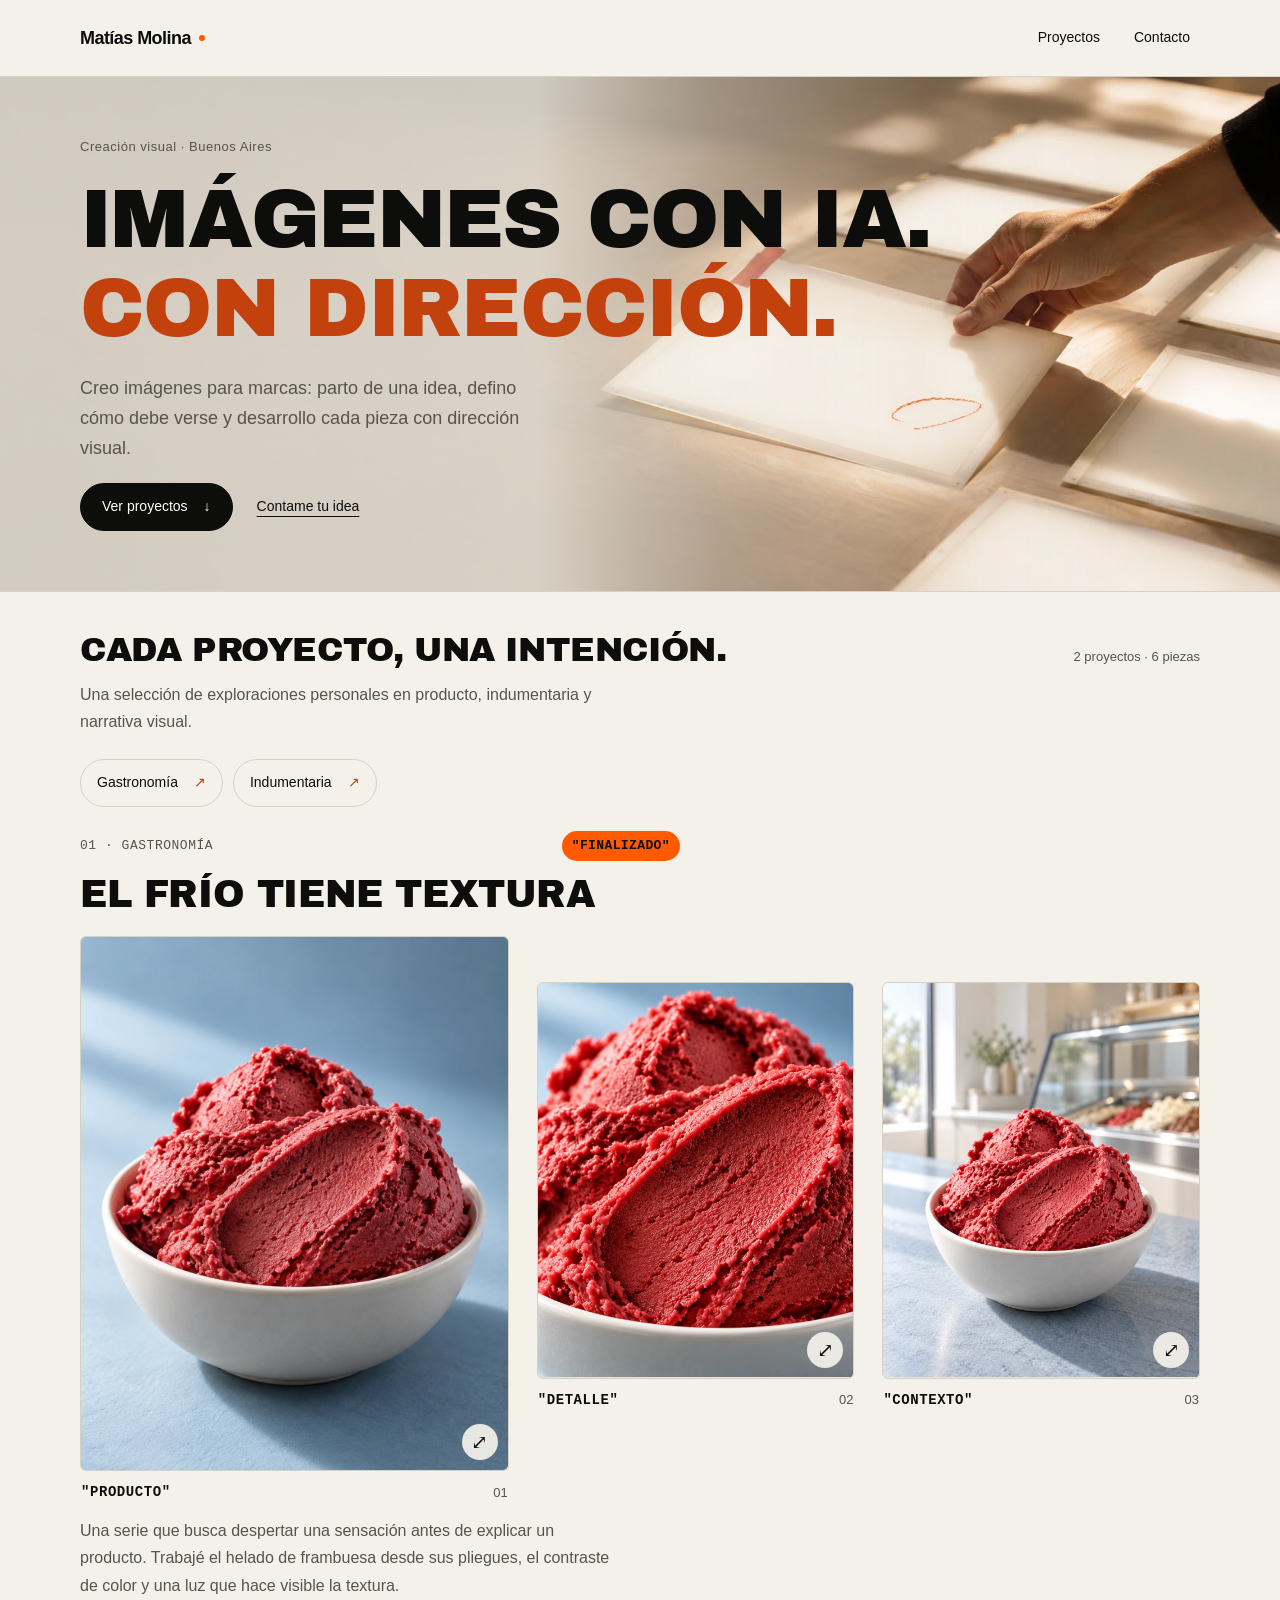
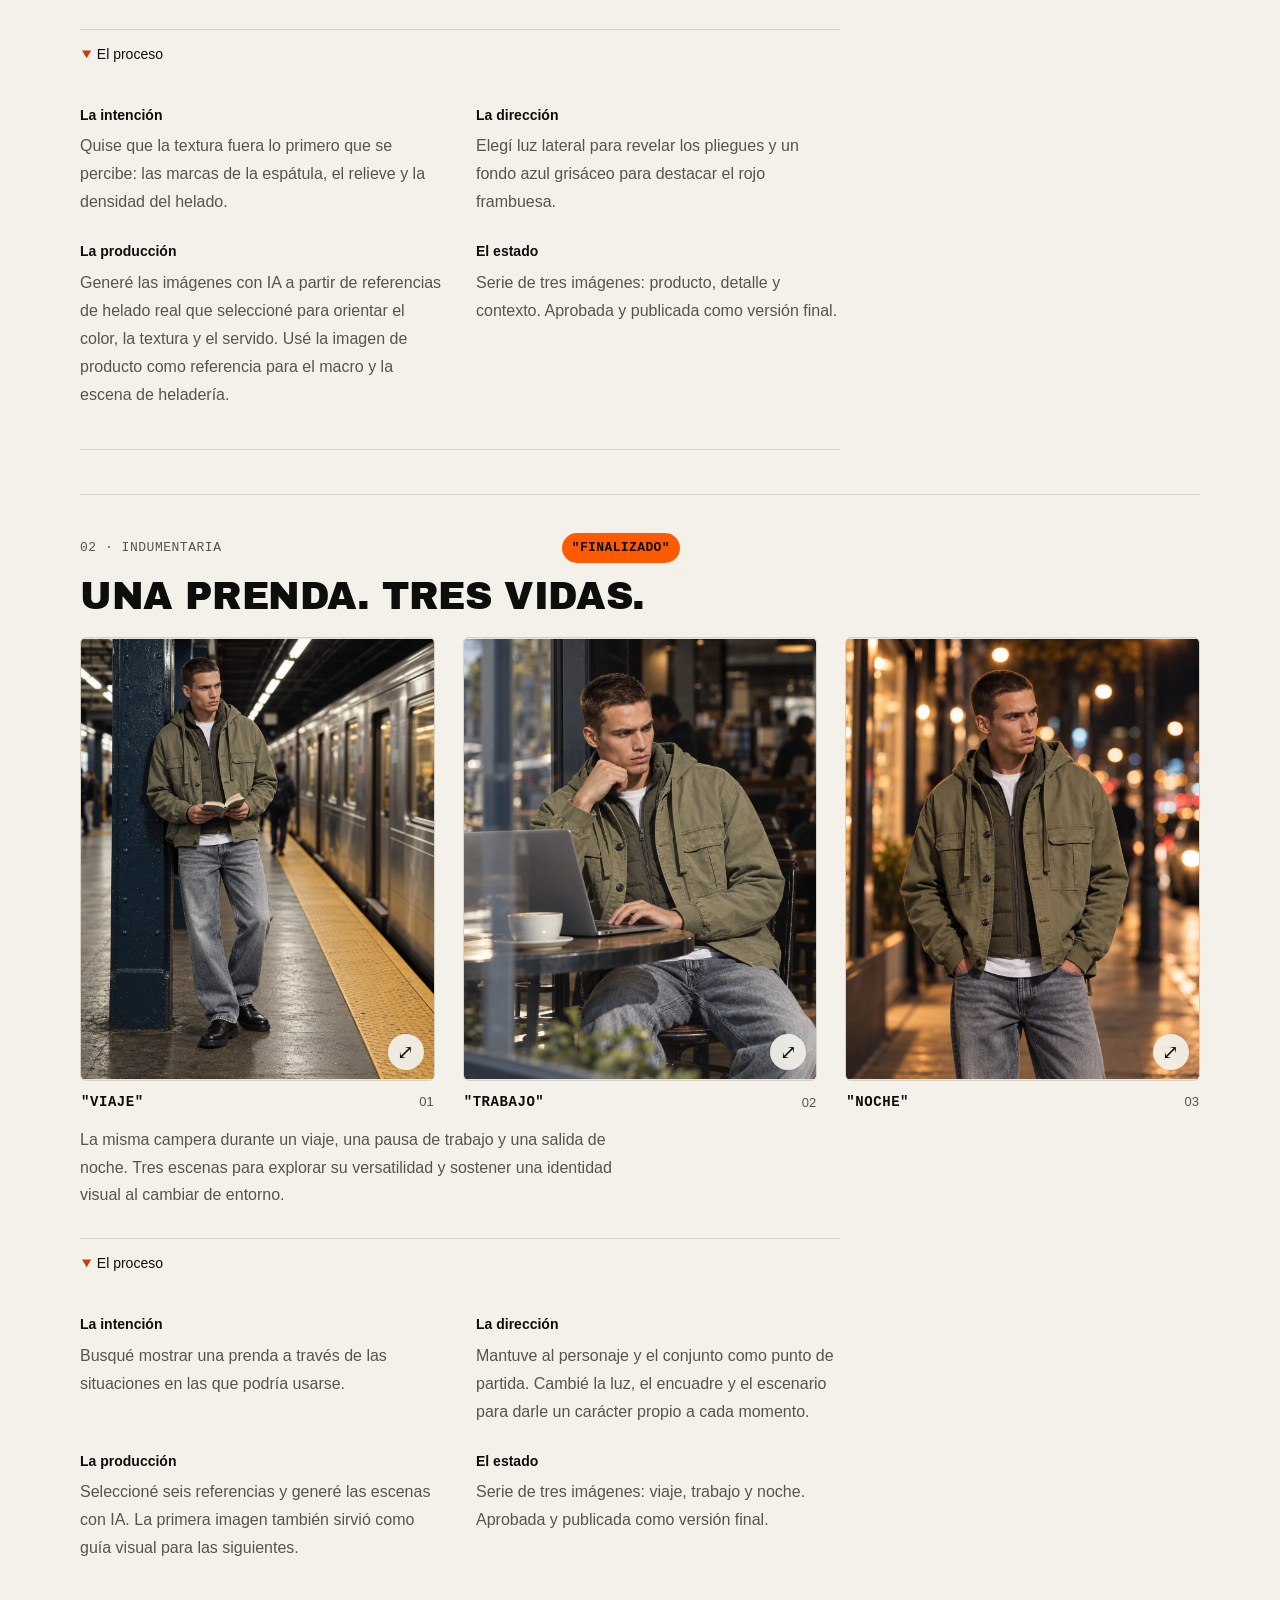
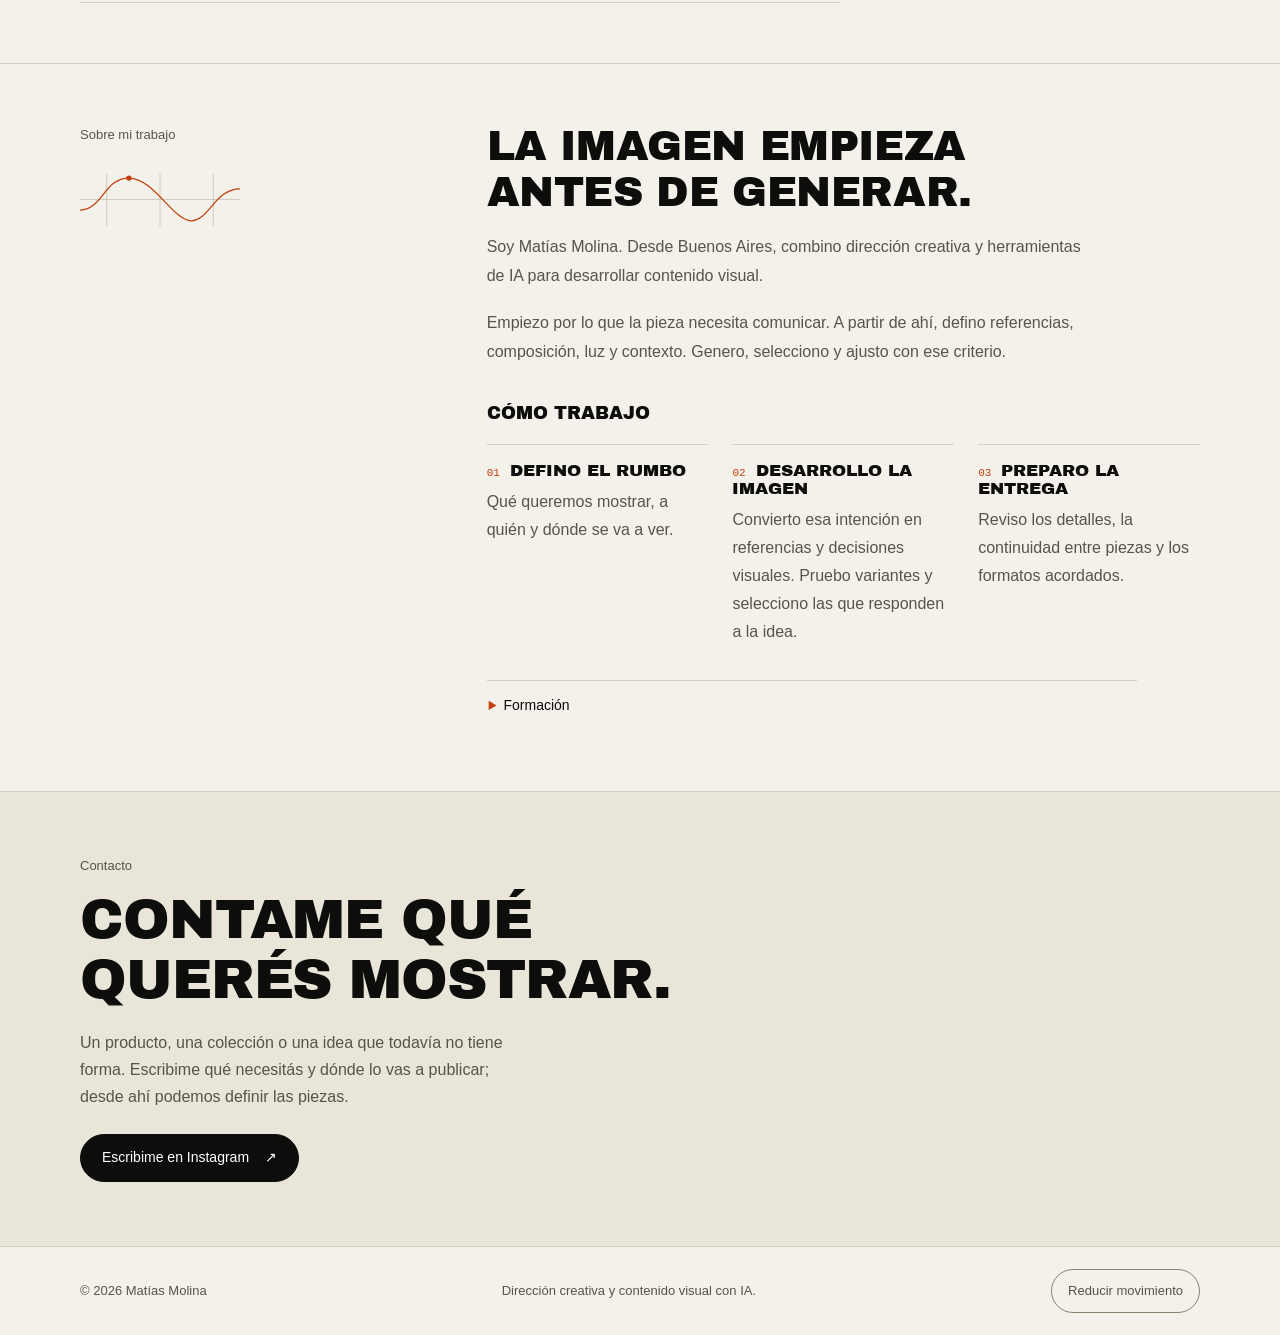
<file: site/index.html>
<!doctype html>
<html lang="es-AR">
<head>
<meta charset="utf-8">
<meta name="viewport" content="width=device-width, initial-scale=1">
<meta name="description" content="Creo imágenes con IA para marcas. Conocé mis proyectos, las decisiones detrás de cada pieza y cómo trabajo. Soy Matías Molina.">
<meta name="theme-color" content="#f3f1ea">
<title>Imágenes con IA para marcas | Matías Molina</title>
<!-- SEO:START --><link rel="canonical" href="https://ai-creative-portfolio.mmolina-uxploit.workers.dev/"><meta name="robots" content="index,follow,max-image-preview:large"><meta property="og:type" content="website"><meta property="og:locale" content="es_AR"><meta property="og:site_name" content="Matías Molina"><meta property="og:url" content="https://ai-creative-portfolio.mmolina-uxploit.workers.dev/"><meta property="og:title" content="Matías Molina · Imágenes con IA"><meta property="og:description" content="Creo imágenes con IA para marcas. Conocé mis proyectos y las decisiones detrás de cada pieza."><meta property="og:image" content="https://ai-creative-portfolio.mmolina-uxploit.workers.dev/assets/projects/el-frio-tiene-textura-reinicio-v01.webp"><meta property="og:image:alt" content="Helado rojo frambuesa con pliegues de espátula en un cuenco blanco, sobre fondo azul grisáceo y con luz lateral."><meta name="twitter:card" content="summary_large_image"><meta name="twitter:image" content="https://ai-creative-portfolio.mmolina-uxploit.workers.dev/assets/projects/el-frio-tiene-textura-reinicio-v01.webp"><script type="application/ld+json">{"@context":"https://schema.org","@graph":[{"@type":"Person","@id":"https://ai-creative-portfolio.mmolina-uxploit.workers.dev/#matias","name":"Matías Molina","url":"https://ai-creative-portfolio.mmolina-uxploit.workers.dev/","sameAs":["https://www.instagram.com/matias_sistemascreativos/"],"jobTitle":"Creador de contenido visual con IA"},{"@type":"WebSite","@id":"https://ai-creative-portfolio.mmolina-uxploit.workers.dev/#website","url":"https://ai-creative-portfolio.mmolina-uxploit.workers.dev/","name":"Matías Molina · Creación visual con IA","inLanguage":"es-AR","publisher":{"@id":"https://ai-creative-portfolio.mmolina-uxploit.workers.dev/#matias"}},{"@type":"CollectionPage","@id":"https://ai-creative-portfolio.mmolina-uxploit.workers.dev/#portfolio","url":"https://ai-creative-portfolio.mmolina-uxploit.workers.dev/","name":"Imágenes con IA para marcas","inLanguage":"es-AR","isPartOf":{"@id":"https://ai-creative-portfolio.mmolina-uxploit.workers.dev/#website"},"author":{"@id":"https://ai-creative-portfolio.mmolina-uxploit.workers.dev/#matias"},"hasPart":[{"@type":"CreativeWork","name":"El frío tiene textura","url":"https://ai-creative-portfolio.mmolina-uxploit.workers.dev/#001-el-frio-tiene-textura","description":"Una serie que busca despertar una sensación antes de explicar un producto. Trabajé el helado de frambuesa desde sus pliegues, el contraste de color y una luz que hace visible la textura.","creativeWorkStatus":"Finalizado","creator":{"@id":"https://ai-creative-portfolio.mmolina-uxploit.workers.dev/#matias"},"image":["https://ai-creative-portfolio.mmolina-uxploit.workers.dev/assets/projects/el-frio-tiene-textura-reinicio-v01.webp","https://ai-creative-portfolio.mmolina-uxploit.workers.dev/assets/projects/el-frio-tiene-textura-macro-v01.webp","https://ai-creative-portfolio.mmolina-uxploit.workers.dev/assets/projects/el-frio-tiene-textura-contexto-v01.webp"]},{"@type":"CreativeWork","name":"Una prenda. Tres vidas.","url":"https://ai-creative-portfolio.mmolina-uxploit.workers.dev/#002-una-prenda-tres-vidas","description":"La misma campera durante un viaje, una pausa de trabajo y una salida de noche. Tres escenas para explorar su versatilidad y sostener una identidad visual al cambiar de entorno.","creativeWorkStatus":"Finalizado","creator":{"@id":"https://ai-creative-portfolio.mmolina-uxploit.workers.dev/#matias"},"image":["https://ai-creative-portfolio.mmolina-uxploit.workers.dev/assets/projects/una-prenda-tres-vidas-viaje-v01.webp","https://ai-creative-portfolio.mmolina-uxploit.workers.dev/assets/projects/una-prenda-tres-vidas-trabajo-v01.webp","https://ai-creative-portfolio.mmolina-uxploit.workers.dev/assets/projects/una-prenda-tres-vidas-noche-v01.webp"]}]}]}</script><!-- SEO:END -->
<link rel="icon" href="assets/favicon.svg" type="image/svg+xml">
<link rel="stylesheet" href="assets/site.css">
</head>
<body id="inicio">
<a class="skip" href="#contenido">Ir al contenido</a>
<header class="site-header"><div class="wrap header-inner"><a class="brand" href="#inicio" aria-label="Matías Molina, inicio">Matías Molina<span class="brand-dot" aria-hidden="true"></span></a><nav class="nav" aria-label="Navegación principal"><a href="#trabajos">Proyectos</a><a href="#contacto">Contacto</a></nav></div></header>
<main id="contenido" tabindex="-1">
<section class="hero" aria-labelledby="hero-title"><div class="hero-media" aria-hidden="true"><img src="assets/hero-direccion-creativa-v01.webp" alt="" fetchpriority="high" loading="eager" decoding="async"></div><div class="wrap hero-content"><p class="eyebrow">Creación visual · Buenos Aires</p><h1 id="hero-title">Imágenes con IA.<br><span>Con dirección.</span></h1><p class="hero-copy">Creo imágenes para marcas: parto de una idea, defino cómo debe verse y desarrollo cada pieza con dirección visual.</p><div class="hero-actions"><a class="button" href="#trabajos">Ver proyectos <span aria-hidden="true">↓</span></a><a class="text-link" href="#contacto">Contame tu idea</a></div></div></section>
<section class="section work-section" id="trabajos" aria-labelledby="work-title"><div class="wrap"><div class="section-heading"><h2 id="work-title">Cada proyecto, una intención.</h2><p class="count" id="catalog-count" hidden></p></div><p class="project-intro">Una selección de exploraciones personales en producto, indumentaria y narrativa visual.</p><nav class="project-index" aria-label="Ir a un proyecto"><a href="#001-el-frio-tiene-textura">Gastronomía <span aria-hidden="true">↗</span></a><a href="#002-una-prenda-tres-vidas">Indumentaria <span aria-hidden="true">↗</span></a></nav><div class="filters" id="filters" role="group" aria-label="Filtrar por formato" hidden><button type="button" data-filter="all" aria-pressed="true">Todo</button><button type="button" data-filter="image" aria-pressed="false">Imágenes</button><button type="button" data-filter="video" aria-pressed="false">Videos</button></div><!-- CATALOG:START --><div id="catalog"><article class="project" id="001-el-frio-tiene-textura" aria-labelledby="title-001-el-frio-tiene-textura"><div class="project-top"><p class="project-category">01 · Gastronomía</p><span class="status-pill">Finalizado</span></div><h3 class="project-title" id="title-001-el-frio-tiene-textura">El frío tiene textura</h3><div class="project-grid"><figure class="creative"><a class="media-button" href="assets/projects/el-frio-tiene-textura-reinicio-v01.webp" data-creative="el-frio-tiene-textura-reinicio-v01.webp" aria-label="Ampliar producto de El frío tiene textura"><img src="assets/projects/el-frio-tiene-textura-reinicio-v01.webp" alt="Helado rojo frambuesa con pliegues de espátula en un cuenco blanco, sobre fondo azul grisáceo y con luz lateral." fetchpriority="high" loading="eager" decoding="async"><span class="enlarge" aria-hidden="true">⤢</span></a><figcaption><span>Producto</span><span class="creative-number">01</span></figcaption></figure><figure class="creative"><a class="media-button" href="assets/projects/el-frio-tiene-textura-macro-v01.webp" data-creative="el-frio-tiene-textura-macro-v01.webp" aria-label="Ampliar detalle de El frío tiene textura"><img src="assets/projects/el-frio-tiene-textura-macro-v01.webp" alt="Macro de helado de frambuesa con marcas de espátula y pliegues iluminados desde la izquierda, con el borde de un cuenco blanco." loading="lazy" decoding="async"><span class="enlarge" aria-hidden="true">⤢</span></a><figcaption><span>Detalle</span><span class="creative-number">02</span></figcaption></figure><figure class="creative"><a class="media-button" href="assets/projects/el-frio-tiene-textura-contexto-v01.webp" data-creative="el-frio-tiene-textura-contexto-v01.webp" aria-label="Ampliar contexto de El frío tiene textura"><img src="assets/projects/el-frio-tiene-textura-contexto-v01.webp" alt="Helado de frambuesa en un cuenco blanco sobre un mostrador azul grisáceo, con una vitrina de heladería al fondo y luz natural desde la izquierda." loading="lazy" decoding="async"><span class="enlarge" aria-hidden="true">⤢</span></a><figcaption><span>Contexto</span><span class="creative-number">03</span></figcaption></figure></div><p class="project-intro">Una serie que busca despertar una sensación antes de explicar un producto. Trabajé el helado de frambuesa desde sus pliegues, el contraste de color y una luz que hace visible la textura.</p><details class="project-process" open><summary>El proceso</summary><dl class="process-grid"><div><dt>La intención</dt><dd>Quise que la textura fuera lo primero que se percibe: las marcas de la espátula, el relieve y la densidad del helado.</dd></div><div><dt>La dirección</dt><dd>Elegí luz lateral para revelar los pliegues y un fondo azul grisáceo para destacar el rojo frambuesa.</dd></div><div><dt>La producción</dt><dd>Generé las imágenes con IA a partir de referencias de helado real que seleccioné para orientar el color, la textura y el servido. Usé la imagen de producto como referencia para el macro y la escena de heladería.</dd></div><div><dt>El estado</dt><dd>Serie de tres imágenes: producto, detalle y contexto. Aprobada y publicada como versión final.</dd></div></dl></details></article>
<article class="project" id="002-una-prenda-tres-vidas" aria-labelledby="title-002-una-prenda-tres-vidas"><div class="project-top"><p class="project-category">02 · Indumentaria</p><span class="status-pill">Finalizado</span></div><h3 class="project-title" id="title-002-una-prenda-tres-vidas">Una prenda. Tres vidas.</h3><div class="project-grid"><figure class="creative"><a class="media-button" href="assets/projects/una-prenda-tres-vidas-viaje-v01.webp" data-creative="una-prenda-tres-vidas-viaje-v01.webp" aria-label="Ampliar viaje de Una prenda. Tres vidas."><img src="assets/projects/una-prenda-tres-vidas-viaje-v01.webp" alt="Hombre con campera verde oliva y jeans grises, apoyado en una columna de estación con un libro abierto." loading="lazy" decoding="async"><span class="enlarge" aria-hidden="true">⤢</span></a><figcaption><span>Viaje</span><span class="creative-number">01</span></figcaption></figure><figure class="creative"><a class="media-button" href="assets/projects/una-prenda-tres-vidas-trabajo-v01.webp" data-creative="una-prenda-tres-vidas-trabajo-v01.webp" aria-label="Ampliar trabajo de Una prenda. Tres vidas."><img src="assets/projects/una-prenda-tres-vidas-trabajo-v01.webp" alt="El mismo personaje con campera verde oliva, sentado junto a una ventana de café frente a una computadora portátil." loading="lazy" decoding="async"><span class="enlarge" aria-hidden="true">⤢</span></a><figcaption><span>Trabajo</span><span class="creative-number">02</span></figcaption></figure><figure class="creative"><a class="media-button" href="assets/projects/una-prenda-tres-vidas-noche-v01.webp" data-creative="una-prenda-tres-vidas-noche-v01.webp" aria-label="Ampliar noche de Una prenda. Tres vidas."><img src="assets/projects/una-prenda-tres-vidas-noche-v01.webp" alt="Retrato nocturno del mismo personaje con campera verde oliva y jeans grises, rodeado de luces urbanas desenfocadas." loading="lazy" decoding="async"><span class="enlarge" aria-hidden="true">⤢</span></a><figcaption><span>Noche</span><span class="creative-number">03</span></figcaption></figure></div><p class="project-intro">La misma campera durante un viaje, una pausa de trabajo y una salida de noche. Tres escenas para explorar su versatilidad y sostener una identidad visual al cambiar de entorno.</p><details class="project-process" open><summary>El proceso</summary><dl class="process-grid"><div><dt>La intención</dt><dd>Busqué mostrar una prenda a través de las situaciones en las que podría usarse.</dd></div><div><dt>La dirección</dt><dd>Mantuve al personaje y el conjunto como punto de partida. Cambié la luz, el encuadre y el escenario para darle un carácter propio a cada momento.</dd></div><div><dt>La producción</dt><dd>Seleccioné seis referencias y generé las escenas con IA. La primera imagen también sirvió como guía visual para las siguientes.</dd></div><div><dt>El estado</dt><dd>Serie de tres imágenes: viaje, trabajo y noche. Aprobada y publicada como versión final.</dd></div></dl></details></article></div><!-- CATALOG:END --></div></section>
<section class="section about" aria-labelledby="about-title"><div class="wrap about-layout"><div><p class="section-kicker">Sobre mi trabajo</p><div class="signature" aria-hidden="true"><svg viewBox="0 0 180 65" fill="none"><path d="M0 32H180M30 3V62M90 3V62M150 3V62" stroke="currentColor" stroke-width=".6"/><path d="M0 44C25 44 27 8 55 8S105 56 125 56 152 20 180 20" stroke="#c2410c" stroke-width="1.4"/><circle cx="55" cy="8" r="3" fill="#c2410c"/></svg></div></div><div><h2 id="about-title">La imagen empieza<br>antes de generar.</h2><p class="about-copy">Soy Matías Molina. Desde Buenos Aires, combino dirección creativa y herramientas de IA para desarrollar contenido visual.</p><p class="about-copy">Empiezo por lo que la pieza necesita comunicar. A partir de ahí, defino referencias, composición, luz y contexto. Genero, selecciono y ajusto con ese criterio.</p><h3>Cómo trabajo</h3><ol class="method" role="list"><li><h3><span aria-hidden="true">01</span>Defino el rumbo</h3><p>Qué queremos mostrar, a quién y dónde se va a ver.</p></li><li><h3><span aria-hidden="true">02</span>Desarrollo la imagen</h3><p>Convierto esa intención en referencias y decisiones visuales. Pruebo variantes y selecciono las que responden a la idea.</p></li><li><h3><span aria-hidden="true">03</span>Preparo la entrega</h3><p>Reviso los detalles, la continuidad entre piezas y los formatos acordados.</p></li></ol><details class="training"><summary>Formación</summary><div class="training-body"><div><h3>Modo Máquina · En curso</h3><p>Actualmente curso Modo Máquina, con foco en creación de contenido con inteligencia artificial.</p><a class="inline-link" href="https://modomaquina.com/" target="_blank" rel="noopener noreferrer">Ver la formación <span class="sr-only">(abre una pestaña nueva)</span><span aria-hidden="true">↗</span></a></div></div></details></div></div></section>
<section class="contact-section" id="contacto" aria-labelledby="contact-title"><div class="wrap"><p class="eyebrow">Contacto</p><h2 id="contact-title">Contame qué<br>querés mostrar.</h2><p class="contact-copy">Un producto, una colección o una idea que todavía no tiene forma. Escribime qué necesitás y dónde lo vas a publicar; desde ahí podemos definir las piezas.</p><a class="button" href="https://www.instagram.com/matias_sistemascreativos/" target="_blank" rel="noopener noreferrer">Escribime en Instagram <span class="sr-only">(abre una pestaña nueva)</span><span aria-hidden="true">↗</span></a></div></section>
</main>
<footer class="footer"><div class="wrap footer-inner"><span>© 2026 Matías Molina</span><span>Dirección creativa y contenido visual con IA.</span><button class="motion-control" id="motion-toggle" type="button" aria-pressed="false" hidden>Reducir movimiento</button></div></footer>
<a class="back-to-top" id="back-to-top" href="#inicio" hidden aria-label="Volver al inicio"><span aria-hidden="true">↑</span></a>
<dialog class="viewer" id="viewer" aria-labelledby="viewer-title" aria-describedby="viewer-caption"><div class="viewer-layout"><header class="viewer-header"><h2 id="viewer-title"></h2><button class="viewer-close" type="button" id="viewer-close" autofocus>Cerrar <span aria-hidden="true">×</span></button></header><div class="viewer-body"><div class="viewer-stage" id="viewer-stage"></div><p class="viewer-caption" id="viewer-caption"></p></div><nav class="viewer-nav" aria-label="Recorrer imágenes del proyecto"><button type="button" id="viewer-prev">Anterior</button><p id="viewer-position" role="status" aria-live="polite"></p><button type="button" id="viewer-next">Siguiente</button></nav></div></dialog>
<!-- DATA:START --><script type="application/json" id="portfolio-data">[{"id":"el-frio-tiene-textura-reinicio-v01.webp","projectId":"001-el-frio-tiene-textura","name":"El frío tiene textura","role":"Producto","type":"image","src":"assets/projects/el-frio-tiene-textura-reinicio-v01.webp","alt":"Helado rojo frambuesa con pliegues de espátula en un cuenco blanco, sobre fondo azul grisáceo y con luz lateral.","order":1,"subtitle":"Gastronomía · Proyecto personal · Finalizado","summary":"Una serie que busca despertar una sensación antes de explicar un producto. Trabajé el helado de frambuesa desde sus pliegues, el contraste de color y una luz que hace visible la textura.","concept":"Quise que la textura fuera lo primero que se percibe: las marcas de la espátula, el relieve y la densidad del helado.","decision":"Elegí luz lateral para revelar los pliegues y un fondo azul grisáceo para destacar el rojo frambuesa.","pending":"Serie de tres imágenes: producto, detalle y contexto. Aprobada y publicada como versión final.","origin":"Generé las imágenes con IA a partir de referencias de helado real que seleccioné para orientar el color, la textura y el servido. Usé la imagen de producto como referencia para el macro y la escena de heladería."},{"id":"el-frio-tiene-textura-macro-v01.webp","projectId":"001-el-frio-tiene-textura","name":"El frío tiene textura","role":"Detalle","type":"image","src":"assets/projects/el-frio-tiene-textura-macro-v01.webp","alt":"Macro de helado de frambuesa con marcas de espátula y pliegues iluminados desde la izquierda, con el borde de un cuenco blanco.","order":2,"subtitle":"Gastronomía · Proyecto personal · Finalizado","summary":"Una serie que busca despertar una sensación antes de explicar un producto. Trabajé el helado de frambuesa desde sus pliegues, el contraste de color y una luz que hace visible la textura.","concept":"Quise que la textura fuera lo primero que se percibe: las marcas de la espátula, el relieve y la densidad del helado.","decision":"Elegí luz lateral para revelar los pliegues y un fondo azul grisáceo para destacar el rojo frambuesa.","pending":"Serie de tres imágenes: producto, detalle y contexto. Aprobada y publicada como versión final.","origin":"Generé las imágenes con IA a partir de referencias de helado real que seleccioné para orientar el color, la textura y el servido. Usé la imagen de producto como referencia para el macro y la escena de heladería."},{"id":"el-frio-tiene-textura-contexto-v01.webp","projectId":"001-el-frio-tiene-textura","name":"El frío tiene textura","role":"Contexto","type":"image","src":"assets/projects/el-frio-tiene-textura-contexto-v01.webp","alt":"Helado de frambuesa en un cuenco blanco sobre un mostrador azul grisáceo, con una vitrina de heladería al fondo y luz natural desde la izquierda.","order":3,"subtitle":"Gastronomía · Proyecto personal · Finalizado","summary":"Una serie que busca despertar una sensación antes de explicar un producto. Trabajé el helado de frambuesa desde sus pliegues, el contraste de color y una luz que hace visible la textura.","concept":"Quise que la textura fuera lo primero que se percibe: las marcas de la espátula, el relieve y la densidad del helado.","decision":"Elegí luz lateral para revelar los pliegues y un fondo azul grisáceo para destacar el rojo frambuesa.","pending":"Serie de tres imágenes: producto, detalle y contexto. Aprobada y publicada como versión final.","origin":"Generé las imágenes con IA a partir de referencias de helado real que seleccioné para orientar el color, la textura y el servido. Usé la imagen de producto como referencia para el macro y la escena de heladería."},{"id":"una-prenda-tres-vidas-viaje-v01.webp","projectId":"002-una-prenda-tres-vidas","name":"Una prenda. Tres vidas.","role":"Viaje","type":"image","src":"assets/projects/una-prenda-tres-vidas-viaje-v01.webp","alt":"Hombre con campera verde oliva y jeans grises, apoyado en una columna de estación con un libro abierto.","order":1,"subtitle":"Indumentaria · Proyecto personal · Finalizado","summary":"La misma campera durante un viaje, una pausa de trabajo y una salida de noche. Tres escenas para explorar su versatilidad y sostener una identidad visual al cambiar de entorno.","concept":"Busqué mostrar una prenda a través de las situaciones en las que podría usarse.","decision":"Mantuve al personaje y el conjunto como punto de partida. Cambié la luz, el encuadre y el escenario para darle un carácter propio a cada momento.","pending":"Serie de tres imágenes: viaje, trabajo y noche. Aprobada y publicada como versión final.","origin":"Seleccioné seis referencias y generé las escenas con IA. La primera imagen también sirvió como guía visual para las siguientes."},{"id":"una-prenda-tres-vidas-trabajo-v01.webp","projectId":"002-una-prenda-tres-vidas","name":"Una prenda. Tres vidas.","role":"Trabajo","type":"image","src":"assets/projects/una-prenda-tres-vidas-trabajo-v01.webp","alt":"El mismo personaje con campera verde oliva, sentado junto a una ventana de café frente a una computadora portátil.","order":2,"subtitle":"Indumentaria · Proyecto personal · Finalizado","summary":"La misma campera durante un viaje, una pausa de trabajo y una salida de noche. Tres escenas para explorar su versatilidad y sostener una identidad visual al cambiar de entorno.","concept":"Busqué mostrar una prenda a través de las situaciones en las que podría usarse.","decision":"Mantuve al personaje y el conjunto como punto de partida. Cambié la luz, el encuadre y el escenario para darle un carácter propio a cada momento.","pending":"Serie de tres imágenes: viaje, trabajo y noche. Aprobada y publicada como versión final.","origin":"Seleccioné seis referencias y generé las escenas con IA. La primera imagen también sirvió como guía visual para las siguientes."},{"id":"una-prenda-tres-vidas-noche-v01.webp","projectId":"002-una-prenda-tres-vidas","name":"Una prenda. Tres vidas.","role":"Noche","type":"image","src":"assets/projects/una-prenda-tres-vidas-noche-v01.webp","alt":"Retrato nocturno del mismo personaje con campera verde oliva y jeans grises, rodeado de luces urbanas desenfocadas.","order":3,"subtitle":"Indumentaria · Proyecto personal · Finalizado","summary":"La misma campera durante un viaje, una pausa de trabajo y una salida de noche. Tres escenas para explorar su versatilidad y sostener una identidad visual al cambiar de entorno.","concept":"Busqué mostrar una prenda a través de las situaciones en las que podría usarse.","decision":"Mantuve al personaje y el conjunto como punto de partida. Cambié la luz, el encuadre y el escenario para darle un carácter propio a cada momento.","pending":"Serie de tres imágenes: viaje, trabajo y noche. Aprobada y publicada como versión final.","origin":"Seleccioné seis referencias y generé las escenas con IA. La primera imagen también sirvió como guía visual para las siguientes."}]</script><!-- DATA:END -->
<script defer src="assets/vendor/gsap.min.js"></script>
<script defer src="assets/site.js"></script>
</body>
</html>
</file>
<file: site/assets/site.css>
@font-face{font-family:'Archivo Black';font-style:normal;font-weight:400;font-display:swap;src:url('vendor/fonts/archivo-black-latin.woff2') format('woff2')}
:root{--bg:#f3f1ea;--surface:#e9e5d8;--ink:#0d0d0c;--muted:#57544a;--line:#d6d1c2;--accent:#c2410c;--accent-vivid:#ff5a00;--radius:14px;--space:24px}*{box-sizing:border-box}html{scroll-behavior:smooth;scroll-padding-top:88px}body{margin:0;color:var(--ink);background:var(--bg);font:16px/1.6 -apple-system,BlinkMacSystemFont,"Helvetica Neue",Arial,sans-serif;-webkit-font-smoothing:antialiased}button,a{-webkit-tap-highlight-color:transparent;touch-action:manipulation}a{color:inherit}button{font:inherit;cursor:pointer}button:disabled{cursor:default;opacity:.4}button:focus-visible,a:focus-visible,summary:focus-visible{outline:2px solid var(--accent);outline-offset:5px}button{color:inherit}img,video{display:block;max-width:100%}[hidden]{display:none!important}h1,h2,h3,p,figure{margin:0}h1,h2,h3{line-height:1.08;font-weight:400;font-family:'Archivo Black','Arial Black',sans-serif;text-transform:uppercase}a{text-decoration:none}.wrap{width:min(1120px,calc(100% - 40px));margin-inline:auto}.skip{position:fixed;top:-100px;left:20px;z-index:200;background:var(--bg);padding:12px 20px;border:1px solid var(--ink)}.skip:focus{top:12px}.site-header{position:sticky;top:0;z-index:20;background:#f3f1eaf2;border-bottom:1px solid var(--line);backdrop-filter:blur(16px)}.header-inner{min-height:68px;display:flex;align-items:center;justify-content:space-between;gap:12px}.brand{font-size:16px;font-weight:600;letter-spacing:-.55px;display:flex;align-items:center;min-height:44px;white-space:nowrap}.brand-dot{width:6px;height:6px;background:var(--accent-vivid);border-radius:50%;margin-left:8px}.nav{display:flex;gap:4px}.nav a{display:flex;align-items:center;min-height:44px;padding:8px 10px;font-size:13px}.nav a:hover{color:var(--accent)}.eyebrow{font-size:12px;line-height:1.5;color:var(--muted);letter-spacing:.04em}.hero{position:relative;display:flex;flex-direction:column;padding-top:32px;padding-bottom:32px}.hero-content{order:1;position:relative;z-index:1}.hero-media{order:2;margin-top:28px;aspect-ratio:4/3;border-radius:var(--radius);overflow:hidden}.hero-media img{width:100%;height:100%;object-fit:cover;object-position:78% 42%}.hero h1{font-size:clamp(38px,9.8vw,64px);letter-spacing:-.02em;margin-top:18px;max-width:740px}.hero h1 span{color:var(--accent)}.hero-copy{max-width:480px;margin-top:20px;font-size:16px;line-height:1.65;color:var(--muted)}.hero-actions{display:flex;gap:12px;align-items:center;flex-wrap:wrap;margin-top:25px}.button{min-height:48px;display:inline-flex;align-items:center;justify-content:center;gap:16px;padding:12px 21px;border-radius:26px;background:var(--ink);color:white;border:1px solid var(--ink);font-size:14px;font-weight:500;line-height:1.4}.button:hover{background:#2a2a26}.text-link{display:inline-flex;align-items:center;gap:8px;min-height:48px;padding:10px 12px;font-size:14px}.text-link:hover{color:var(--accent)}.section{padding-block:42px;border-top:1px solid var(--line)}.section-heading{display:flex;align-items:baseline;justify-content:space-between;gap:20px;flex-wrap:wrap}.section-heading h2{font-size:27px;letter-spacing:-.4px}.count{font-size:12px;color:var(--muted)}.work-intro{margin-top:14px;color:var(--muted);font-size:14px;max-width:590px}.filters{display:flex;gap:4px;padding:4px;background:var(--surface);border-radius:28px;width:fit-content;margin-top:22px}.filters button{min-height:44px;min-width:70px;border:0;padding:10px 16px;border-radius:24px;background:transparent;font-size:14px}.filters button[aria-pressed=true]{background:white;box-shadow:0 1px 4px #0d0d0c0d}.catalog-status{padding-block:30px;color:var(--muted);font-size:14px}.retry{background:white;border:1px solid var(--line);border-radius:24px;min-height:44px;padding:8px 18px;margin-top:12px}.project{margin-top:32px}.project+.project{border-top:1px solid var(--line);padding-top:38px;margin-top:44px}.project-top{display:flex;align-items:center;justify-content:space-between;gap:16px}.project-category{font-size:12px;color:var(--muted);font-family:ui-monospace,monospace;text-transform:uppercase;letter-spacing:.04em}.status-pill{display:inline-flex;align-items:center;min-height:28px;font-size:11px;background:var(--accent-vivid);color:var(--ink);border-radius:20px;padding:4px 10px;white-space:nowrap;font-family:ui-monospace,monospace;font-weight:700;text-transform:uppercase;letter-spacing:.03em}.status-pill::before,.status-pill::after{content:'"'}.project-title{font-size:27px;letter-spacing:-.4px;margin-top:13px;max-width:600px}.project-intro{font-size:14px;color:var(--muted);max-width:570px;margin-top:12px;line-height:1.7}.project-grid{display:grid;grid-template-columns:minmax(0,1fr) minmax(0,1fr);gap:22px 14px;margin-top:23px}.creative:first-child{grid-column:1/-1}.creative{min-width:0}.media-button{padding:0;display:block;position:relative;width:100%;border:1px solid var(--line);border-radius:var(--radius);overflow:hidden;background:var(--surface);aspect-ratio:4/5;text-align:left}.media-button img,.media-button video{width:100%;height:100%;object-fit:cover;transition:transform .35s}.media-button:hover img{transform:scale(1.015)}.enlarge{position:absolute;right:10px;bottom:10px;display:grid;place-items:center;width:36px;height:36px;border-radius:50%;background:#f3f1eaee;color:var(--ink);font-size:20px;line-height:1}.play-mark{position:absolute;top:12px;left:12px;background:#f3f1eaee;padding:5px 10px;border-radius:20px;font-size:12px;font-family:ui-monospace,monospace;text-transform:uppercase;letter-spacing:.03em}.play-mark::before,.play-mark::after{content:'"'}.creative figcaption{padding:10px 1px 0;font-size:13px;display:flex;align-items:center;justify-content:space-between;gap:10px}.creative figcaption span:first-child{font-family:ui-monospace,monospace;text-transform:uppercase;letter-spacing:.04em;font-weight:700}.creative figcaption span:first-child::before,.creative figcaption span:first-child::after{content:'"'}.creative-number{font-size:11px;color:var(--muted)}.project-process{margin-top:22px;border-block:1px solid var(--line)}summary{cursor:pointer;min-height:48px;padding:13px 2px;font-size:14px;font-weight:500}summary::marker{color:var(--accent)}.process-grid{display:grid;gap:20px;padding:8px 0 24px}.process-grid dt{font-size:12px;font-weight:600;margin-bottom:5px}.process-grid dd{font-size:13px;color:var(--muted);line-height:1.75;margin:0}.about-layout{display:grid;gap:28px}.section-kicker{font-size:12px;color:var(--muted)}.about h2{font-size:31px;letter-spacing:-.4px;max-width:600px}.about-copy{color:var(--muted);font-size:15px;margin-top:18px;max-width:600px;line-height:1.8}.signature{margin-top:24px;width:160px;color:#b3ac99}.signature svg{display:block;width:100%;height:auto}.method{display:grid;list-style:none;margin:28px 0 0;padding:0;gap:22px}.method li{border-top:1px solid var(--line);padding-top:17px}.method h3{font-size:17px;letter-spacing:0}.method h3 span{font:11px ui-monospace,monospace;color:var(--accent);display:inline-block;margin-right:10px}.method p{font-size:13px;color:var(--muted);margin-top:8px;line-height:1.75}.training{margin-top:30px;border-top:1px solid var(--line);max-width:650px}.training-body{padding-bottom:16px;display:grid;gap:18px}.training h3{font-size:14px;line-height:1.5}.training p{font-size:13px;color:var(--muted);margin-top:4px;line-height:1.75}.inline-link{display:inline-flex;min-height:44px;align-items:center;font-size:13px;color:var(--accent);text-decoration:underline;text-underline-offset:4px}.contact-section{padding:45px 0;background:var(--surface);border-top:1px solid var(--line)}.contact-section h2{font-size:clamp(32px,8vw,56px);letter-spacing:-.02em;max-width:620px;margin-top:14px}.contact-copy{font-size:15px;color:var(--muted);margin-top:18px;max-width:440px}.contact-section .button{margin-top:24px}.contact-section .eyebrow{letter-spacing:0}.footer{border-top:1px solid var(--line);padding-block:22px;font-size:12px;color:var(--muted)}.footer-inner{display:flex;flex-wrap:wrap;gap:8px 20px;justify-content:space-between}.footer span:last-child{width:100%}.viewer{padding:0;border:1px solid var(--line);background:var(--bg);color:var(--ink);max-width:960px;width:100%;height:100vh;height:100dvh;max-height:100dvh;margin:0;inset:0}.viewer::backdrop{background:#0d0d0ca6;backdrop-filter:blur(8px)}.viewer-layout{height:100%;display:flex;flex-direction:column}.viewer-header{display:flex;justify-content:space-between;align-items:center;gap:14px;padding:12px 16px;border-bottom:1px solid var(--line);flex:none}.viewer-header h2{font-size:15px;font-weight:400;line-height:1.4;letter-spacing:0}.viewer-close{min-height:44px;min-width:72px;border:1px solid var(--line);border-radius:24px;background:transparent;font-size:13px;padding:8px 14px;flex:none}.viewer-body{overflow-y:auto;flex:1;min-height:0;padding:16px}.viewer-stage{display:flex;justify-content:center;align-items:center;min-height:200px}.viewer-stage img,.viewer-stage video{width:auto;height:auto;max-width:100%;max-height:calc(100dvh - 230px);object-fit:contain;border-radius:8px}.viewer-caption{font-size:13px;color:var(--muted);margin-top:14px;line-height:1.7}.viewer-nav{display:flex;align-items:center;justify-content:space-between;gap:16px;border-top:1px solid var(--line);padding:10px 16px;flex:none}.viewer-nav button{border:1px solid var(--line);border-radius:24px;min-height:44px;padding:8px 17px;background:transparent;font-size:13px}.viewer-nav p{font-size:12px;color:var(--muted);white-space:nowrap}.sr-only{position:absolute;width:1px;height:1px;padding:0;margin:-1px;overflow:hidden;clip:rect(0,0,0,0);white-space:nowrap;border:0}@media(min-width:768px){.wrap{width:min(1120px,calc(100% - 80px))}.header-inner{min-height:76px}.brand{font-size:18px}.nav{gap:14px}.nav a{font-size:14px}.hero{padding-top:66px;padding-bottom:62px}.hero h1{font-size:64px}.hero-copy{font-size:18px;max-width:520px}.hero-actions{margin-top:28px}.section{padding-block:60px}.section-heading h2{font-size:34px}.project{margin-top:38px}.project-title{font-size:34px}.project-top{max-width:600px}.project-grid{grid-template-columns:1.35fr 1fr 1fr;gap:22px;align-items:start}.creative:first-child{grid-column:auto}.creative:not(:first-child){margin-top:54px}.project-intro{font-size:15px}.project-process{max-width:760px;margin-top:30px}.process-grid{grid-template-columns:1fr 1fr;gap:24px 32px}.about-layout{grid-template-columns:1fr 2fr;gap:50px}.about h2{font-size:42px}.method{grid-template-columns:repeat(3,minmax(0,1fr));gap:24px;margin-top:32px}.training{margin-top:34px}.contact-section{padding:64px 0}.contact-section h2{font-size:56px}.contact-copy{font-size:16px}.footer span:last-child{width:auto}.viewer{width:min(960px,calc(100% - 48px));height:min(900px,calc(100dvh - 48px));max-height:calc(100dvh - 48px);inset:auto;margin:auto;border-radius:16px}.viewer-header{padding:14px 22px}.viewer-body{padding:20px 24px}.viewer-nav{padding:12px 22px}.viewer-stage img,.viewer-stage video{max-height:calc(100dvh - 280px)}}@media(prefers-reduced-motion:reduce){html{scroll-behavior:auto}*,*:before,*:after{transition:none!important;animation:none!important}}

/* Readable, restrained surfaces. Every standalone target remains touch sized. */
html{scroll-behavior:auto}body{line-height:1.7}.site-header{position:relative;background:var(--bg)}
a,button,summary{scroll-margin-block:24px}a:focus-visible,button:focus-visible,summary:focus-visible{outline:3px solid var(--accent);outline-offset:4px}
.nav a{font-size:14px;min-width:44px}.hero{padding-block:32px}.hero h1{font-weight:400}.hero-copy{max-width:48ch}.hero-actions{margin-top:20px}.work-section{padding-top:28px}.project{margin-top:24px}.project-top{flex-wrap:wrap;gap:8px}.project-intro{font-size:16px;max-width:60ch}.project-grid{margin-top:20px}.project-category,.count,.eyebrow,.section-kicker,.status-pill,.creative-number{font-size:13px}.work-intro,.process-grid dd,.about-copy,.method p,.viewer-caption{font-size:16px}.process-grid dt,.creative figcaption,.viewer-nav p{font-size:14px}.inline-link{text-decoration:underline;text-underline-offset:4px;display:inline-flex;align-items:center;min-height:44px}.text-link{text-decoration:underline;text-underline-offset:5px}.media-button{border-radius:6px}.media-button img,.media-button video{object-fit:contain;transition:none}.media-button:hover img{transform:none}.retry,.viewer-nav button,.viewer-close{border-color:#8a8370}.viewer-nav button[aria-disabled=true]{opacity:1;color:var(--muted);border-style:dashed;cursor:default}.motion-control{min-width:44px;min-height:44px;background:none;border:1px solid #8a8370;border-radius:24px;padding:8px 16px;font:inherit;font-size:13px}.footer-inner{align-items:center;gap:16px;flex-wrap:wrap}.footer{font-size:13px}.viewer-header{gap:12px;flex-wrap:wrap}.viewer-header h2{font-size:17px;overflow-wrap:anywhere;flex:1;min-width:150px}.viewer-close{min-width:78px;min-height:44px}.viewer-stage img{max-height:calc(100dvh - 250px)}.viewer-body{overscroll-behavior:contain}.media-button:focus-visible{outline-offset:5px}p,dd{max-width:70ch}main:focus{outline:none}
@media(min-width:768px){.hero{padding-block:60px}.hero h1{font-size:clamp(64px,6.5vw,88px);max-width:960px}.work-section{padding-top:40px}.project-grid{gap:28px}.project-title{font-weight:400;font-size:38px}.section-heading h2{font-weight:400}.creative:not(:first-child){margin-top:46px}}
@media(max-width:359px){.wrap{width:calc(100% - 32px)}.header-inner{flex-wrap:wrap;padding-block:8px;gap:0}.nav a{padding-inline:8px}.hero h1{font-size:36px}.viewer-nav{gap:8px}.viewer-nav button{padding-inline:12px}}
@media(forced-colors:active){.button,.media-button,.motion-control{border:1px solid ButtonText}:focus-visible{outline-color:Highlight}}

@media(max-width:767px){.hero{padding-block:24px}.section-heading{gap:8px}.project{margin-top:20px}.project-title{font-weight:400}}

/* Three equally weighted scenes; retain the product-led layout of other projects. */
[id="002-una-prenda-tres-vidas"] .project-grid{grid-template-columns:minmax(0,1fr)}
[id="002-una-prenda-tres-vidas"] .creative:first-child{grid-column:auto}
[id="002-una-prenda-tres-vidas"] .creative{margin-top:0}
@media(min-width:768px){
  [id="002-una-prenda-tres-vidas"] .project-grid{grid-template-columns:repeat(3,minmax(0,1fr))}
}

/* Compact project index; anchors remain usable without JavaScript. */
.project-index{display:flex;flex-wrap:wrap;gap:10px;margin-top:24px}.project-index a{display:inline-flex;align-items:center;justify-content:space-between;gap:16px;min-height:48px;padding:9px 16px;border:1px solid var(--line);border-radius:24px;font-size:14px}.project-index a:hover{border-color:var(--ink)}.project-index a span{color:var(--accent)}


/* Separate the method heading from the introduction. */
.about-layout .about-copy + h3{margin-top:36px;font-size:18px;line-height:1.3;letter-spacing:0}
.about-layout .about-copy + h3 + .method{margin-top:18px}

/* Hero photo: stacked banner on narrow screens (no text overlap risk); full-bleed background with a scrim once there is room for both. */
@media(min-width:768px){
.hero-media{position:absolute;inset:0;margin-top:0;border-radius:0;aspect-ratio:auto}
.hero-media::after{content:'';position:absolute;inset:0;background:linear-gradient(90deg,#f3f1eac7 0%,#f3f1eac7 42%,#f3f1ea6b 56%,#f3f1ea1f 72%,#f3f1ea00 90%)}
}

/* Volver arriba: aparece una vez que el hero sale de vista (ver site.js). */
.back-to-top{position:fixed;right:20px;bottom:20px;z-index:30;display:grid;place-items:center;width:48px;height:48px;border-radius:50%;background:var(--ink);color:#fff;font-size:20px;line-height:1;box-shadow:0 2px 10px #0d0d0c4d}
.back-to-top:hover{background:#2a2a26}
@media(prefers-reduced-motion:no-preference){.back-to-top{transition:opacity .2s,transform .2s}}
</file>
